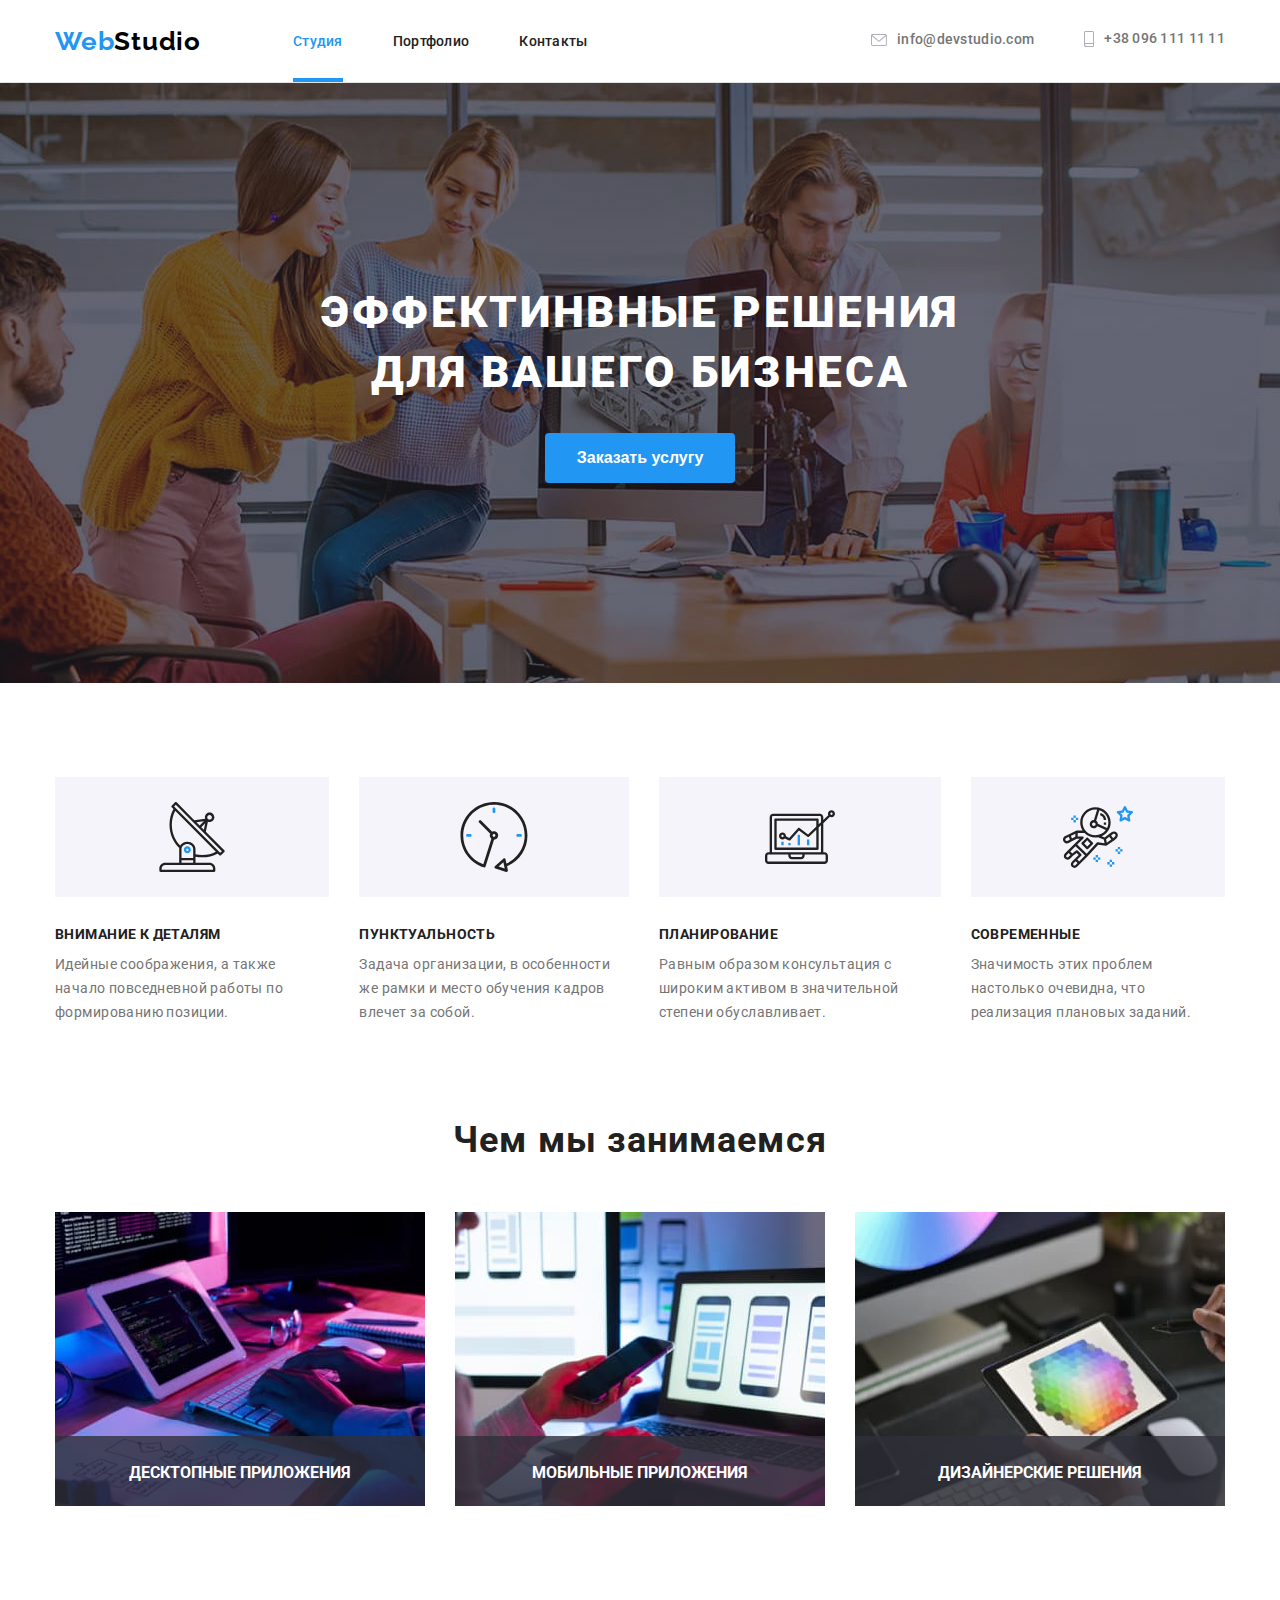
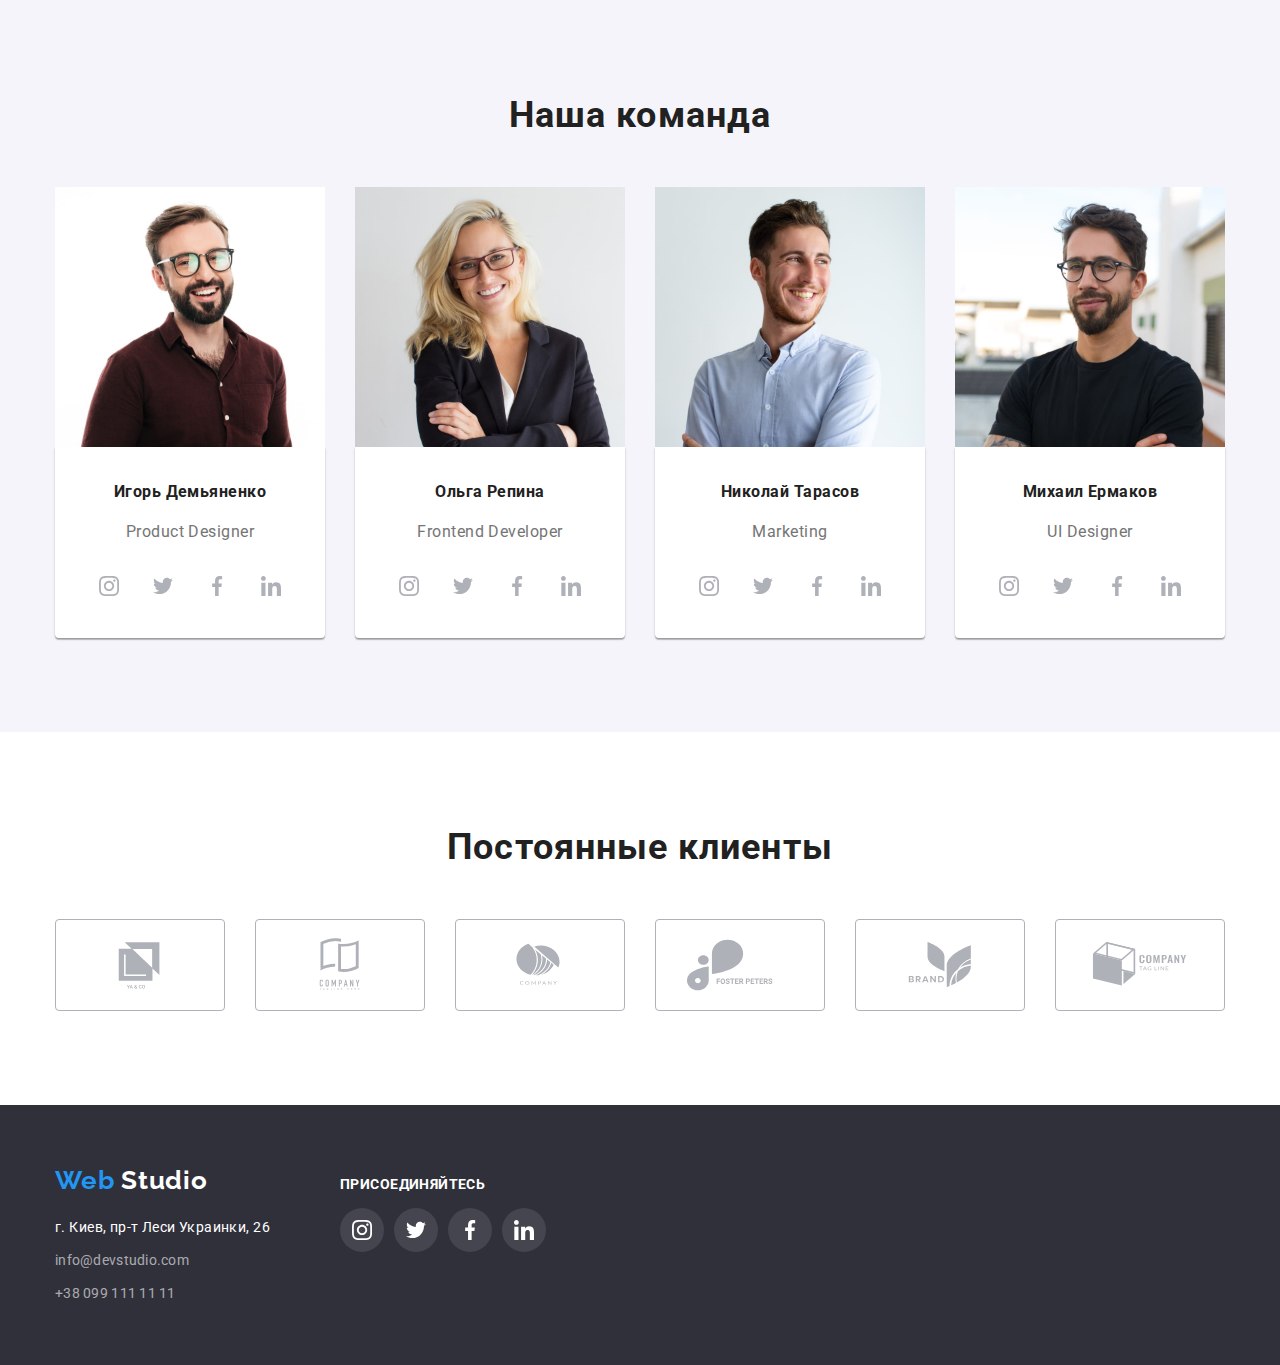
<file: index.html>
<!DOCTYPE html>
<html lang="en">
<head>
    <meta charset="UTF-8">
    <meta http-equiv="X-UA-Compatible" content="IE=edge">
    <meta name="viewport" content="width=device-width, initial-scale=1.0">
    <title>Document</title>

    <link rel="preconnect" href="https://fonts.gstatic.com"> 
    <link href="https://fonts.googleapis.com/css2?family=Raleway:wght@700&family=Roboto:wght@400;500;700;900&display=swap" rel="stylesheet">
    
    <link rel="stylesheet" href="https://cdnjs.cloudflare.com/ajax/libs/modern-normalize/1.0.0/modern-normalize.min.css" integrity="sha512-ISS7cAi1PEhQ8jnbJpJZMd29NlhNj4AWYyLOSp2CE/CsHxTCu+r+t0D2yoJudVrd0/8fTVPUVDzY5Tvli75u/g==" crossorigin="anonymous" referrerpolicy="no-referrer" />
    
    <link rel="stylesheet" href="./css/styles.css">

</head>

<body>

    <header class="header-section">

        <div class="container navigation">
      <nav class="nav-menu" >
    
      <a href="./index.html" class="logo"> <span>Web</span>Studio</a>
      
       <ul class="nav-list">
          <li class="nav-item">
              <a href="./index.html" class="link current" >Студия</a>
              </li>
          <li class="nav-item">
             <a href="./portfolio.html" class="link " >Портфолио</a> </li>
          <li class="nav-item">
             <a href="" class="link" >Контакты</a> 
          </li>
       </ul>
    </nav>
    <ul class="nav-contacts">
        <li class="item">
        <a class="button-mail" href="mailto:info@devstudio.com">
        <svg class="nav-icon-mail" width="16px" height="12px">
            <use href="./images/svg/symbol-defs.svg#icon-mail" ></use>
        </svg> 
        info@devstudio.com
        </a> 
    </li>
  
       <li class="item">
   
        <a class="button-tel" href="tel:+380961111111" >
            <svg class="nav-icon-tel" width="10px" height="16px">
                <use href="./images/svg/symbol-defs.svg#icon-tel"></use>
            </svg> 
            +38 096 111 11 11</a> 
    </li>
  </ul>
  
    
    </div>
    
    
    </header>
    <main>
        <!-- Герой -->
        <div class="overlay">
         <section class="bcg-hero">

           
            <div class="container">
               
             <div class=" all-hero">
          <h1 class="hero">ЭФФЕКТИНВНЫЕ РЕШЕНИЯ ДЛЯ ВАШЕГО БИЗНЕСА</h1>
          <button class="section-button" type="button" data-modal-open>Заказать услугу</button>
             </div>
          </div>
        
        </section>
         </div>
        <!-- Наши преимущества -->
        <section class="section">
            <div class="container">
            <!-- Невидимый заголовок -->
            
            <h2 class="visually-hidden">Наши преимущества</h2> 
            <ul class="advantages">
                <li class="item"> 
                     <div class="icon">
                    <svg class="advanteges-list" width="70px" height="70px">
                        <use href="./images/svg/symbol-defs.svg#icon-antenna"  ></use>
                    </svg>
                     </div>
                    <h3 class="titel-section">Внимание к деталям</h3>
                    <p class="text-section">Идейные соображения, а также начало повседневной работы по формированию позиции.</p>
                </li>

                <li class="item"> 

                    <div class="icon">
                    <svg class="advanteges-list" width="70px" height="70px">
                        <use href="./images/svg/symbol-defs.svg#icon-clock" ></use>
                    </svg>
                </div>
                    <h3 class="titel-section">Пунктуальность</h3>
                    <p class="text-section">Задача организации, в особенности же рамки и место обучения кадров влечет за собой.</p>
                </li>
                <li class="item">
                    <div class="icon">
                    <svg class="advanteges-list" width="70px" height="70px">
                        <use href="./images/svg/symbol-defs.svg#icon-diagram" ></use>
                    </svg>
                </div>
                    <h3 class="titel-section">Планирование</h3>
                    <p class="text-section">Равным образом консультация с широким активом в значительной степени обуславливает.</p>
                </li>
                <li class="item">
                    <div class="icon">
                    <svg class="advanteges-list" width="70px" height="70px">
                        <use href="./images/svg/symbol-defs.svg#icon-astronaut" ></use>
                    </svg>
                    </div>
                    <h3 class="titel-section">Современные</h3>
                    <p class="text-section">Значимость этих проблем настолько очевидна, что реализация плановых заданий.</p>
                </li>
            </ul>
        </div>
        </section>

        <!-- Чем мы занимаемся -->
        <section class="section-about">
            <div class="container">
            <h2>Чем мы занимаемся</h2>
            <ul class="flex-img">
                <li class="item">
                    <div class="about-overlay">
                        <p class="text-overlay">ДЕСКТОПНЫЕ ПРИЛОЖЕНИЯ</p>
                        <img src="./images/box-1.jpg" alt="руки на клавиатуре" width="370" height="294"/>
                       </div> 
                </li>

                <li class="item">
                    <div class="about-overlay">
                    <p class="text-overlay">МОБИЛЬНЫЕ ПРИЛОЖЕНИЯ</p>
                    <img src="./images/box-2.jpg" alt="телефон на фоне экрана" width="370" height="294"/>
                    </div>
                </li>
                     
                <li class="item">
                    <div class="about-overlay">
                    <p class="text-overlay">ДИЗАЙНЕРСКИЕ РЕШЕНИЯ</p>
                    <img src="./images/box-3.jpg" alt="выбор цвета на планшете" width="370" height="294"/>
                    </div>
                </li>
            </ul>
        </div>
        </section>
           
        <!-- Наша команда -->
        <section class="section team-bg">
            <div class="container">
            <h2>Наша команда</h2>
            <ul class="flex-team">
                <li class="item">
                    <img src="./images/team-1.jpg" alt="фото сотрудника" width="270" height="260"/>
                        <div class="team-container">
                    <h3 class="team-titel">Игорь Демьяненко</h3>
                    <p class="about-team">Product Designer</p> 
                   
                        <ul class="social">
                            <li class="item">
                                <a class="bg" href="">

                                <svg class="social-icon" width="20" height="20">
                                    <use href="./images/svg/symbol-defs.svg#icon-instagram" ></use>
                                </svg>
                            </a>
                            </li>
                            <li class="item">
                                <a class="bg" href="">
                                <svg class="social-icon" width="20" height="20" >
                                    
                                    <use href="./images/svg/symbol-defs.svg#icon-twitter" ></use>
                                </svg>
                                </a>
                            </li>
                            <li class="item">
                                <a class="bg" href="">
                                <svg class="social-icon" width="20" height="20">
                                    <use href="./images/svg/symbol-defs.svg#icon-facebook" ></use>
                                </svg>
                                </a>
                            </li>
                            <li class="item">
                                <a class="bg" href="">
                                <svg class="social-icon" width="20" height="20">
                                    <use href="./images/svg/symbol-defs.svg#icon-linkedin" ></use>
                                </svg>
                                 </a>
                            </li>
                        </ul>
                
                        </div>
                </li>

                <li class="item">
                    <img src="./images/team-2.jpg" alt="фото сотрудника" width="270" height="260"/>
                        <div class="team-container">
                    <h3 class="team-titel">Ольга Репина</h3>
                    <p class="about-team">Frontend Developer </p> 
                    <ul class="social">
                        <li class="item">
                            <a class="bg" href="">
                            <svg class="social-icon" width="20" height="20">
                                <use href="./images/svg/symbol-defs.svg#icon-instagram" ></use>
                            </svg>
                            </a>
                        </li>
                        <li class="item">
                            <a class="bg" href="">
                            <svg class="social-icon" width="20" height="20">
                                <use href="./images/svg/symbol-defs.svg#icon-twitter" ></use>
                            </svg>
                            </a>
                        </li>
                        <li class="item">
                            <a class="bg" href="">
                            <svg class="social-icon" width="20" height="20">
                                <use href="./images/svg/symbol-defs.svg#icon-facebook" ></use>
                            </svg>
                            </a>
                        </li>
                        <li class="item">
                            <a class="bg" href="">
                            <svg class="social-icon" width="20" height="20">
                                <use href="./images/svg/symbol-defs.svg#icon-linkedin" ></use>
                            </svg>
                            </a>
                        </li>
                    </ul>
                        
                            </div>
                     
                       
                </li>
                <li class="item">
                    <img src="./images/team-3.jpg" alt="фото сотрудника" width="270" height="260"/>
                        <div class="team-container">
                    <h3 class="team-titel">Николай Тарасов</h3>
                    <p class="about-team">Marketing</p> 
                    <ul class="social">
                        <li class="item">
                            <a class="bg" href="">
                            <svg class="social-icon" width="20" height="20">
                                <use href="./images/svg/symbol-defs.svg#icon-instagram" ></use>
                            </svg>
                        </a>
                        </li>
                        <li class="item">
                            <a class="bg" href="">
                            <svg class="social-icon" width="20" height="20">
                                <use href="./images/svg/symbol-defs.svg#icon-twitter" ></use>
                            </svg>
                            </a>
                        </li>
                        <li class="item">
                           <a class="bg" href="">
                            <svg class="social-icon" width="20" height="20">
                                <use href="./images/svg/symbol-defs.svg#icon-facebook" ></use>
                            </svg>
                            </a>
                        </li>
                        <li class="item">
                           <a class="bg" href="">
                            <svg class="social-icon" width="20" height="20">
                                <use href="./images/svg/symbol-defs.svg#icon-linkedin" ></use>
                            </svg>
                           </a>
                        </li>
                    </ul>
                        </div>    
                        
                </li>
                <li class="item">
                    <img src="./images/team-4.jpg" alt="фото сотрудника" width="270" height="260"/>
                        <div class="team-container">
                    <h3 class="team-titel">Михаил Ермаков</h3>
                    <p class="about-team">UI Designer</p>  
                    <ul class="social">
                        <li class="item">
                            <a class="bg" href="">
                            <svg class="social-icon" width="20" height="20">
                                <use href="./images/svg/symbol-defs.svg#icon-instagram" ></use>
                            </svg>
                            </a>
                        </li>
                        <li class="item">
                            <a class="bg" href="">
                            <svg class="social-icon" width="20" height="20">
                                <use href="./images/svg/symbol-defs.svg#icon-twitter" ></use>
                            </svg>
                        </a>
                        </li>
                        <li class="item">
                             <a class="bg" href="">
                            <svg class="social-icon" width="20" height="20">
                                <use href="./images/svg/symbol-defs.svg#icon-facebook" ></use>
                            </svg>
                            </a>
                        </li>
                        <li class="item">
                            <a class="bg" href="">
                            <svg class="social-icon" width="20" height="20">
                                <use href="./images/svg/symbol-defs.svg#icon-linkedin" ></use>
                            </svg>
                            </a>
                        </li>
                    </ul>
                        </div> 
                       
                </li>
            </ul>
            </div>
        </section>

<!-- ПОСТОЯННЫЕ КЛИЕНТЫ -->

        <section class="section">
            <div class="container">

            <h2 class="titel-our-clients">Постоянные клиенты</h2>
            <ul class="our-clients">
               <li class="item">
                   <a class="clients" href="">
                <svg class="client-x" width="106" height="60px">
                    <use  href="./images/svg/symbol-defs.svg#icon-client-1"></use>
                </svg>
                   </a>
               </li>
               <li class="item" >
                   <a class="clients"  href="">
                <svg class="client-x" width="106px" height="60px">
                    <use href="./images/svg/symbol-defs.svg#icon-client-2"></use>
                </svg>
                </a>
               </li>

               <li class="item">
                   <a class="clients"  href="">
                <svg class="client-x" width="106px" height="60px">
                    <use href="./images/svg/symbol-defs.svg#icon-client-3"></use>
                </svg> 
                </a>
               </li>
               <li class="item" >
                   <a class="clients"  href="">
              <svg class="client-x" width="106px" height="60px">
                    <use href="./images/svg/symbol-defs.svg#icon-client-4"></use>
                </svg>
            </a>
               </li>
               <li class="item" >
                   <a class="clients"  href="">
                <svg class="client-x" width="106px" height="60px">
                    <use href="./images/svg/symbol-defs.svg#icon-client-5" ></use>
                </svg>
                </a>
               </li>
               <li class="item" >
                   <a class="clients" href="">
                <svg class="client-x" width="106px" height="60px">
                    <use href="./images/svg/symbol-defs.svg#icon-client-6"></use>
                </svg>
                </a>
               </li>
            </ul>
            </div>

        </section>


    </main>
  
  
  <footer class="bcg-color">
      <div class="container-footer">
          <div class="footer-address">
    <a href="./index.html" class="logo-footer"> <span>Web</span> Studio</a>

    <address>г. Киев, пр-т Леси Украинки, 26</address>
   
    <ul>
        <li>
    <a href="mailto:info@devstudio.com" class="link mail">info@devstudio.com</a> 
        </li>
        <li>
    <a href="tel:+380991111111" class="link">+38 099 111 11 11</a> 
        </li>
    </ul>
  </div>

    <div class="footer-icon">
         <div class="footer-social ">
        <p class="footer-join">ПРИСОЕДИНЯЙТЕСЬ</p> 
       
            <ul class="social">
                <li class="item">
                    <a class="footer-bg" href="">

                    <svg class="footer-icon" width="20" height="20">
                        <use href="./images/svg/symbol-defs.svg#icon-instagram" ></use>
                    </svg>
                </a>
                </li>
                <li class="item">
                    <a class="footer-bg" href="">
                    <svg class="footer-icon" width="20" height="20" >
                        
                        <use href="./images/svg/symbol-defs.svg#icon-twitter" ></use>
                    </svg>
                    </a>
                </li>
                <li class="item">
                    <a class="footer-bg" href="">
                    <svg class="footer-icon" width="20" height="20">
                        <use href="./images/svg/symbol-defs.svg#icon-facebook" ></use>
                    </svg>
                    </a>
                </li>
                <li class="item">
                    <a class="footer-bg" href="">
                    <svg class="footer-icon" width="20" height="20">
                        <use href="./images/svg/symbol-defs.svg#icon-linkedin" ></use>
                    </svg>
                     </a>
                </li>
            </ul>
    </div>
            </div> 
         </div>

  </footer>

  <div class="backdrop is-hidden" data-modal>
      <div class="form">
          <button type="button" class="close-button" data-modal-close>
<svg class="size-close-btn" width="18" height="18">
    <use href="./images/svg/symbol-defs.svg#icon-close"  >

    </use>
</svg>
          </button>
      </div>
  </div>
  <script src="./js/modal.js"></script>
</body>
</html>
</file>
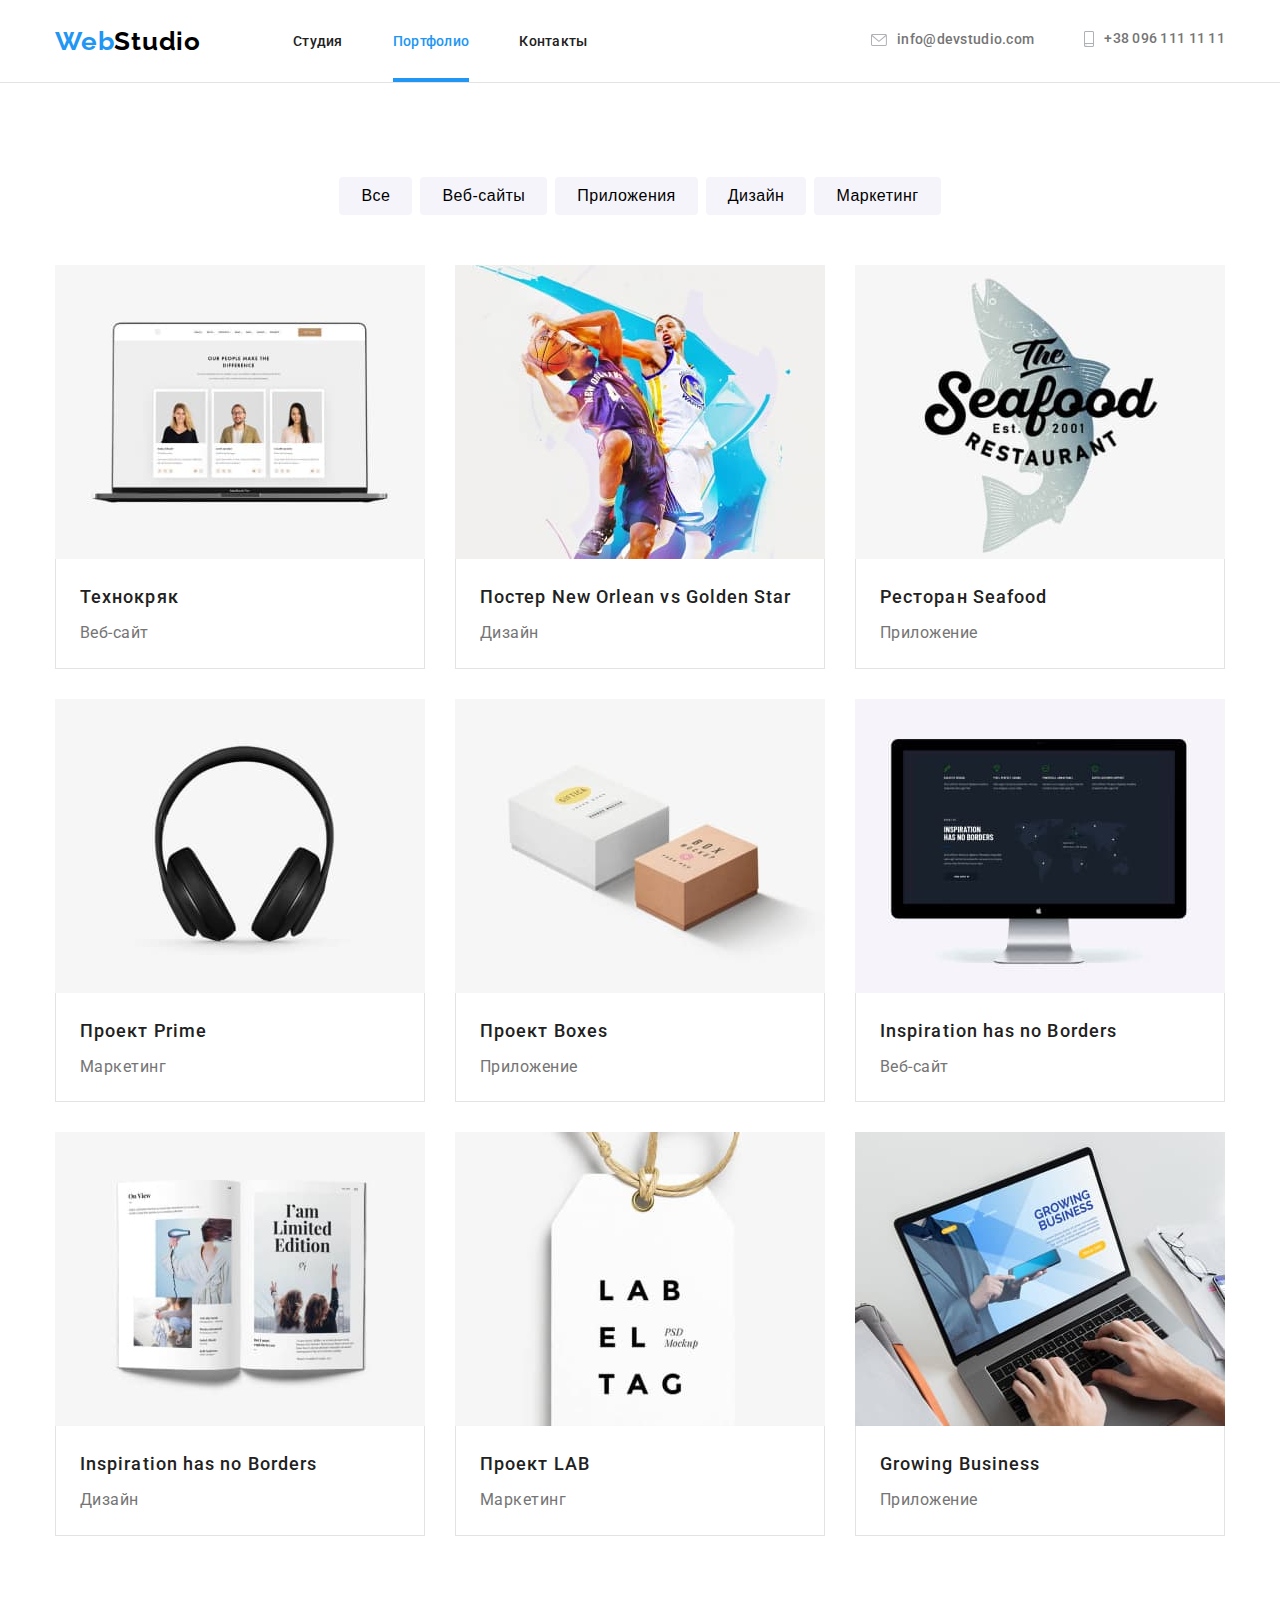
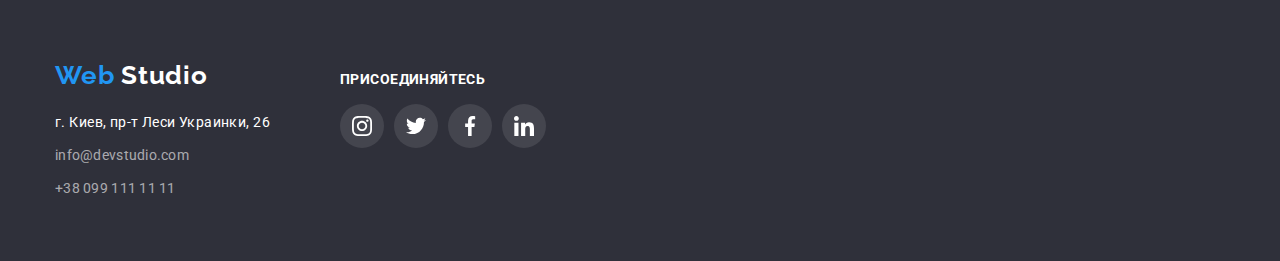
<file: portfolio.html>
<!DOCTYPE html>
<html lang="en">
    <head>
        <meta charset="UTF-8">
        <meta http-equiv="X-UA-Compatible" content="IE=edge">
        <meta name="viewport" content="width=device-width, initial-scale=1.0">
        <title>Document</title>
    
        <link rel="preconnect" href="https://fonts.gstatic.com"> 
        <link href="https://fonts.googleapis.com/css2?family=Raleway:wght@700&family=Roboto:wght@400;500;700;900&display=swap" rel="stylesheet">
        
        <link rel="stylesheet" href="https://cdnjs.cloudflare.com/ajax/libs/modern-normalize/1.0.0/modern-normalize.min.css" integrity="sha512-ISS7cAi1PEhQ8jnbJpJZMd29NlhNj4AWYyLOSp2CE/CsHxTCu+r+t0D2yoJudVrd0/8fTVPUVDzY5Tvli75u/g==" crossorigin="anonymous" referrerpolicy="no-referrer" />
        
        <link rel="stylesheet" href="./css/styles.css">
    
    </head>
    
    <body>

  <header class="header-section">

    <div class="container navigation">
  <nav class="nav-menu" >

  <a href="./index.html" class="logo"> <span>Web</span>Studio</a>
  
   <ul class="nav-list">
      <li class="nav-item">
          <a href="./index.html" class="link" >Студия</a>
          </li>
      <li class="nav-item">
         <a href="./portfolio.html" class="link current" >Портфолио</a> </li>
      <li class="nav-item">
         <a href="" class="link" >Контакты</a> 
      </li>
   </ul>
</nav>
      <ul class="nav-contacts">
      <li class="item">
      <a class="button-mail" href="mailto:info@devstudio.com">
      <svg class="nav-icon-mail" width="16px" height="12px">
          <use href="./images/svg/symbol-defs.svg#icon-mail" ></use>
      </svg> 
      info@devstudio.com
      </a> 
  </li>

     <li class="item">
 
      <a class="button-tel" href="tel:+380961111111" >
          <svg class="nav-icon-tel" width="10px" height="16px">
              <use href="./images/svg/symbol-defs.svg#icon-tel"></use>
          </svg> 
          +38 096 111 11 11</a> 
  </li>
</ul>

</div>

</header>

  

  <main> 
    <section class="section">

      <div class="container">

      <h1 class="visually-hidden">filters</h1>

      <ul class="filters-list">
          <li class="filters-item">
            <button type="button" class="filters"> Все </button>
          </li>
          <li class="filters-item">
            <button type="button" class="filters"> Веб-сайты </button>
          </li>
          <li class="filters-item">
            <button type="button" class="filters"> Приложения </button>
          </li>
          <li class="filters-item">
            <button type="button" class="filters"> Дизайн </button>
          </li>
          <li class="filters-item">
            <button type="button" class="filters"> Маркетинг </button>
          </li>
      </ul>
      
    
    <ul class="card-set">
        <li class="set-item"> 
            <div class="card-set-overlay">
            <img src="./images/portfolio/portf-1.jpg" alt="команда сотрудников" width="370" height="294"/>
            <p class="card-text-overlay">
                Технокряк это современная площадка распространения коронавируса. Компании используют эту платформу для цифрового шпионажа и атак на защищённые сервера конкурентов.
            </p>
            </div>
            <div class="border">
                
            <h2 class="titel-portfolio">Технокряк</h2>
            <p class="text-portfolio">Веб-сайт</p>
            </div>
        </li>
        
        <li class="set-item"> 
            <div class="card-set-overlay">
            <img src="./images/portfolio/portf-2.jpg" alt="два баскетболиста забрасывают мяч" width="370" height="294"/>
            <p class="card-text-overlay">
                Технокряк это современная площадка распространения коронавируса. Компании используют эту платформу для цифрового шпионажа и атак на защищённые сервера конкурентов.
            </p>
            </div>
            <div class="border">
            <h2 class="titel-portfolio">Постер New Orlean vs Golden Star</h2>
            <p class="text-portfolio">Дизайн</p>
            </div>
        </li>
        <li class="set-item"> 
<div class="card-set-overlay">
            <img src="./images/portfolio/portf-3.jpg" alt="надпись Seafood ресторан " width="370" height="294"/>
            <p class="card-text-overlay">
                Технокряк это современная площадка распространения коронавируса. Компании используют эту платформу для цифрового шпионажа и атак на защищённые сервера конкурентов.
            </p>
        </div>
            <div class="border">
            <h2 class="titel-portfolio">Ресторан Seafood</h2>
            <p class="text-portfolio">Приложение</p>
           </div>
        </li>
        <li class="set-item"> 
<div class="card-set-overlay">
            <img src="./images/portfolio/portf-4.jpg" alt="наушники" width="370" height="294"/>
           <p class="card-text-overlay">
                Технокряк это современная площадка распространения коронавируса. Компании используют эту платформу для цифрового шпионажа и атак на защищённые сервера конкурентов.
            </p>
        </div>
            <div class="border">
            <h2 class="titel-portfolio">Проект Prime</h2>
            <p class="text-portfolio">Маркетинг</p>
            </div>
        </li>
        <li class="set-item"> 
<div class="card-set-overlay">
            <img src="./images/portfolio/portf-5.jpg" alt="две коробки" width="370" height="294"/>
            <p class="card-text-overlay">
                Технокряк это современная площадка распространения коронавируса. Компании используют эту платформу для цифрового шпионажа и атак на защищённые сервера конкурентов.
            </p>
        </div>
            <div class="border">
            <h2 class="titel-portfolio">Проект Boxes</h2>
            <p class="text-portfolio">Приложение</p>
            </div>
        </li>
        <li class="set-item">
            <div class="card-set-overlay">
            <img src="./images/portfolio/portf-6.jpg" alt="экран монитора" width="370" height="294"/>
            <p class="card-text-overlay">
                Технокряк это современная площадка распространения коронавируса. Компании используют эту платформу для цифрового шпионажа и атак на защищённые сервера конкурентов.
            </p>
        </div>
            <div class="border">
            <h2 class="titel-portfolio">Inspiration has no Borders</h2>
            <p class="text-portfolio">Веб-сайт</p>
            </div>
        </li>
        <li class="set-item"> 
            <div class="card-set-overlay">
            <img src="./images/portfolio/portf-7.jpg" alt="развернутая книга" width="370" height="294"/>
             <p class="card-text-overlay">
                Технокряк это современная площадка распространения коронавируса. Компании используют эту платформу для цифрового шпионажа и атак на защищённые сервера конкурентов.
            </p>
        </div>
            
        <div class="border">
             <h2 class="titel-portfolio">Inspiration has no Borders</h2>
            <p class="text-portfolio">Дизайн</p>
            </div>
        </li>
        <li class="set-item"> 
            <div class="card-set-overlay">
            <img src="./images/portfolio/portf-8.jpg" alt="этикетка" width="370" height="294"/>
             <p class="card-text-overlay">
                Технокряк это современная площадка распространения коронавируса. Компании используют эту платформу для цифрового шпионажа и атак на защищённые сервера конкурентов.
            </p>
            </div>
            <div class="border">
            <h2 class="titel-portfolio">Проект LAB</h2>
            <p class="text-portfolio">Маркетинг</p>
            </div>
        </li>
        <li class="set-item"> 
            <div class="card-set-overlay">
            <img src="./images/portfolio/portf-9.jpg" alt="ноутбук" width="370" height="294"/>
             <p class="card-text-overlay">
                Технокряк это современная площадка распространения коронавируса. Компании используют эту платформу для цифрового шпионажа и атак на защищённые сервера конкурентов.
            </p>
            </div>
            <div class="border">
            <h2 class="titel-portfolio">Growing Business</h2>
            <p class="text-portfolio">Приложение</p>
            </div>
        </li>
    </ul> 
</div>

</section>

  </main>


  <footer class="bcg-color">
    <div class="container-footer">
        <div class="footer-address">
  <a href="./index.html" class="logo-footer"> <span>Web</span> Studio</a>

  <address>г. Киев, пр-т Леси Украинки, 26</address>
 
  <ul>
      <li>
  <a href="mailto:info@devstudio.com" class="link mail">info@devstudio.com</a> 
      </li>
      <li>
  <a href="tel:+380991111111" class="link">+38 099 111 11 11</a> 
      </li>
  </ul>
</div>

  <div class="footer-icon">
       <div class="footer-social ">
      <p class="footer-join">ПРИСОЕДИНЯЙТЕСЬ</p> 
     
          <ul class="social">
              <li class="item">
                  <a class="footer-bg" href="">

                  <svg class="footer-icon" width="20" height="20">
                      <use href="./images/svg/symbol-defs.svg#icon-instagram" ></use>
                  </svg>
              </a>
              </li>
              <li class="item">
                  <a class="footer-bg" href="">
                  <svg class="footer-icon" width="20" height="20" >
                      
                      <use href="./images/svg/symbol-defs.svg#icon-twitter" ></use>
                  </svg>
                  </a>
              </li>
              <li class="item">
                  <a class="footer-bg" href="">
                  <svg class="footer-icon" width="20" height="20">
                      <use href="./images/svg/symbol-defs.svg#icon-facebook" ></use>
                  </svg>
                  </a>
              </li>
              <li class="item">
                  <a class="footer-bg" href="">
                  <svg class="footer-icon" width="20" height="20">
                      <use href="./images/svg/symbol-defs.svg#icon-linkedin" ></use>
                  </svg>
                   </a>
              </li>
          </ul>
  </div>
          </div> 
       </div>

</footer>
</body>
</html>
</file>
<file: css/styles.css>
/* цвет основного текста #212121 */

/* цвет вторичный текста #757575 */
/* белый #FFFFFF  */
/* акцент #2196F3 */
/* первичный цвет фона #E5E5E5; */
/* вторичный цвет фона #F5F4FA;  */
html {
    box-sizing: border-box;
}

*,
*::before,
*::after {
    box-sizing: inherit;
}

.visually-hidden {
    position: absolute !important;
    clip: rect(1px 1px 1px 1px);
    clip: rect(1px, 1px, 1px, 1px);
    padding: 0 !important;
    border: 0 !important;
    height: 1px !important;
    width: 1px !important;
    overflow: hidden;
  }


:root {
    --primary-text-color: #212121;
    --secondary-text-color: #757575;
    --accent-color: #2196F3;
    --primary-background-color: #E5E5E5;
    --grid-item: 3;
  }



body {
        /* background-color: #FFFFFF; */
        margin: 0;
      
        font-family: Roboto, sans-serif;
        font-style: normal;
        font-weight: 700;
        color: #212121;
    }

h1,
h2,
h3,
h4,
h5,
h6,
p {
	margin: 0;
}

ul {
    list-style: none;
    padding-left: 0;
    margin: 0;
    
}

img {
    display: block;
    max-width: 100%;
    height: auto;
  }

  p:last-child {
    margin-bottom: 0;
 }

.container {
            width: 1200px;
            margin-left: auto;
            margin-right: auto;
            padding-left: 15px;
            padding-right: 15px;
     
        
        }
        
 .section {
     padding-top: 94px;
     padding-bottom: 94px;
   
 }                

/***** HEADER ******/
.header-section {
    display: flex;
    align-items: center;
    justify-content: space-between;
    background: #FFFFFF; 
    border-bottom: 1px solid rgba(117, 117, 117, 0.2);

}

.logo {
    font-family: Raleway;
    font-size: 26px;
    line-height: 1.2;
    letter-spacing: 0.03em;
    text-decoration: none;
    margin-right: 92px;
    padding-top: 24px;
    padding-bottom: 24px; 
    color: #000000;

}
.logo >span, 
.logo-footer >span {
    color: var(--accent-color);
}

/****** НАВИГАЦИЯ ******/
.navigation {
    display: flex;
    align-items: center;
    
}
.nav-menu{
    display: flex;
    align-items: center;
}
.nav-list {
        display: flex; 

}
.nav-list .link.current::after {
    content: "";
    position: absolute;
    display: block;
    width: 100%;
     height: 4px;
     bottom:0;
    background-color: #2196F3;
   
}

.nav-item:not(:last-child) {
    margin-right: 50px;
}

.nav-list .link {
    display: inline-block;
    position: relative;
    font-weight: 500;
    font-size: 14px;
    line-height: 1.3;
    letter-spacing: 0.02em;
    color: var(--primary-text-color);
    text-decoration: none; 
    padding-top: 32px;
    padding-bottom: 32px; 
    transition: color 250ms linear;
  
}

.nav-list .link:hover,
.nav-list .link:focus {
    color: var(--accent-color);
    
}


.nav-list .link.current {
    color: var(--accent-color);
}

/* Контакты навигации */


.nav-contacts {
    display: flex;
    margin-left: auto;

}

.nav-contacts.item {
    display: flex;
    align-items: center;
}
.nav-contacts .item + .item {
    margin-left: 50px;
    
}

.nav-icon-mail,
.nav-icon-tel {
    margin-right: 10px;
    fill:#AFB1B8;
    
}


.button-mail,
.button-tel {
      display: inline-flex;
      align-items: center;
      text-decoration: none;
      font-weight: 500;
      font-size: 14px;
      line-height: 1.14;
      letter-spacing: 0.02em;
      cursor: pointer;
      
      color: var(--secondary-text-color);
      transition: color 250ms linear;
  }
  
  
 .button-mail:hover,
 .button-mail:focus {
    color: var(--accent-color);
  
 }

 

 .button-tel:hover,
 .button-tel:focus {
     color: var(--accent-color);
    
 }

 .button-mail:hover .nav-icon-mail,
 .button-mail:focus .nav-icon-mail {
     fill: var(--accent-color);
    
 }

 .button-tel:hover .nav-icon-tel,
 .button-tel:focus .nav-icon-tel {
    fill: var(--accent-color);
    
}


 /* ГЕРОЙ*/

 .overlay {
    max-width: 1600px;
    height: 600px;
    margin-left: auto;
    margin-right: auto;
    background-image: linear-gradient(
        rgba(47, 48, 58, 0.4),
        rgba(47, 48, 58, 0.4)
      ), url(../images/hero.jpg);
    background-color: #C4C4C4;

    background-repeat: no-repeat;
    background-position: center;
    background-size: cover;

 }

 .bcg-hero{
    text-align: center;
    padding-top: 200px;
    padding-bottom: 200px; 

 }

 .hero{ 
    font-weight: 900;
    font-size: 44px;
    line-height: 1.36;
    letter-spacing: 0.06em; 
    width: 682px;
    
    margin: auto; 

    color: #FFFFFF;
 }


 .section-button {
    background-color: var(--accent-color);
    margin-top: 30px;
    cursor: pointer;
    
    font-weight: 700;
    font-size: 16px;
    line-height: 1.9;   
  
    padding: 10px 32px;
    border-radius: 4px;
    border: none;        

    color: #FFFFFF;
 }

 .section-button:hover {
     background-color: #188CE8;
 }


 /****** НАШИ ПРЕИМУЩЕСТВА ******/
   .advantages {
       display: flex;
       padding: 0;
       list-style: none;

   }

   .advantages .item { 
       display: block;
    
   }
   .advantages .item:not(:last-child)  {
    margin-right: 30px;
   }

   
  .advantages .icon {
    background-color: #F5F4FA;
    height: 120px;
    display: flex;
    align-items: center;
    justify-content: center;
  }


  .advanteges-list {
   
      width: 70px;
      height: 70px;
  }
  
.titel-section {
    font-size: 14px;
    line-height: 1.14;
    letter-spacing: 0.03em;
    text-transform: uppercase;
    margin-bottom: 10px;
    margin-top: 30px;
}
.text-section {
    font-weight: 400;
    font-size: 14px;
    line-height: 1.7;
    letter-spacing: 0.03em;
    color: var(--secondary-text-color);
}

/* ЧЕМ МЫ ЗАНИМАЕМСЯ  */
 h2 {
    font-size: 36px;
    line-height: 1.2;
    text-align: center;
    letter-spacing: 0.03em;
}

.section-about{
    padding-top: o;
    padding-bottom: 94px;
}
.flex-img {
        display: flex;
        margin-top: 50px;
    }

    .flex-img .item:not(:last-child) {
        margin-right: 30px;
       }

.about-overlay {
    position: relative;
    overflow: hidden;
}

.text-overlay{
 position: absolute;
 width: 100%;
 height: 70px;
 bottom:0;
 padding-top: 27px;
 padding-bottom: 27px;
 text-align: center;
 color: #FFFFFF;
 background-color: rgba(47, 48, 58, 0.8);

}



/* НАША КОМАНДА*/

.team-bg{
    background-color: #F5F4FA;
    margin-left: auto;
    margin-right: auto;
}

.flex-team{
    display: flex;
    margin-top: 50px;
    
}

.flex-team .item{
    background-color: #fff;
}
.flex-team .item:not(:last-child) {
    margin-right: 30px;
}

.team-container{
    padding: 30px 32px;
    box-shadow: 0px 1px 3px rgba(0, 0, 0, 0.12), 0px 1px 1px rgba(0, 0, 0, 0.14), 0px 2px 1px rgba(0, 0, 0, 0.2);
    border-radius: 0px 0px 4px 4px;
   
}
.team-titel {
    font-size: 16px;
    line-height: 1.9;
    letter-spacing: 0.03em;
   
    text-align: center; 
}

.about-team {
    font-weight: 400;
    font-size: 16px;
    line-height: 1.9;
    text-align: center;
    letter-spacing: 0.03em;
    margin-top: 10px;
 
    color: var(--secondary-text-color);
}


.social {
    display: flex;
    margin-top: 16px;  
}
.social .item:not(:last-child){
    margin-right: 10px;
}

.bg{
    display: flex;
    justify-content: center;
    align-items: center;
    border-radius: 50%;
    width: 44px;
    height: 44px;
   background-color: #fff;
   transition: background-color 250ms linear;
  
}

.bg:hover, 
.bg:focus {
    background-color: var(--accent-color);
    
   
}
 
.social-icon {
    fill:#AFB1B8; 
    
}

.bg:hover .social-icon,
.bg:focus .social-icon {
    fill: #fff;
    
}


  
  


/* <!-- ПОСТОЯННЫЕ КЛИЕНТЫ --> */

.our-clients{
    display: flex;

}
.titel-our-clients {
    margin-bottom: 50px;
}

.our-clients .item:not(:last-child) {
    margin-right: 30px; 

}

.clients{
    display: flex;
    justify-content: center;
    align-items: center; 
    width: 170px;
    height: 92px;

    border: 1px solid #AFB1B8;
    border-radius: 4px;
    transition: border 250ms linear;
    
}


.client-x{
    fill:#AFB1B8;
    transition: all 250ms linear;
}

.clients:hover,
.clients:focus {
    border: 1px solid #2196F3;   
    
}



.clients:hover .client-x,
.clients:focus .client-x {
    fill: var(--accent-color);
 
}





/* footer */
.bcg-color {
    background-color: #2F303A;
    padding-top: 60px;
    padding-bottom: 60px;
}
.container-footer{
    display: flex;
    width: 1200px;
    margin-left: auto;
    margin-right: auto;
    padding-left: 15px;
    padding-right: 15px;
   align-items: baseline;
 
}


.logo-footer {
    font-family: Raleway;
    font-size: 26px;
    line-height: 1.2;
    letter-spacing: 0.03em;
    text-decoration: none;
    color: #FFFFFF;

}

address {
    font-style: normal;
    font-weight: 400;
    font-size: 14px;
    line-height: 1.7;
    letter-spacing: 0.03em;
    color: #FFFFFF;
    margin-top: 20px;
    margin-bottom: 9px;
}

.bcg-color .link {
    /* от браузера наследует italic, поэтому указала нормал */
    font-weight: 400;   
    font-size: 14px;
    line-height: 1.7;
    letter-spacing: 0.02em;
    color: var(--primary-text-color);
    color: rgba(255, 255, 255, 0.6);
    text-decoration: none;
    display: inline-block;
   
}
.mail{
    margin-bottom: 9px;
}


footer .link:hover,
footer .link:focus {
    color: var(--accent-color);
    transition-duration: 250ms;
    transition-timing-function: cubic-bezier(0.4, 0, 0.2, 1);
}



.footer-join{
    width: 145px;
    font-weight: 700;
    font-size: 14px;
    line-height: 1.1;
    letter-spacing: 0.03em;
    color: #FFFFFF;
}

.footer-social {
    margin-left: 70px;
}

.footer-bg{
    display: flex;
    justify-content: center;
    align-items: center;
    border-radius: 50%;
    width: 44px;
    height: 44px;
    background: rgba(255, 255, 255, 0.1);
    transition: background-color 250ms linear;
}


.footer-bg:hover,
.footer-bg:focus {
    background-color: var(--accent-color);
   
}

.footer-icon {
    fill:#fff;  
    
}

/* ВСПЛЫВАЮЩЕЕ ОКНО(backdrop) */

.backdrop{
    position: fixed;
    top: 0;
    left: 0;
    width: 100vw;
    height: 100vh;
    background-color: rgba(0, 0, 0, 0.2);
    z-index: 1000;
    transition: opacity 250ms linear, visibility 250ms linear;
}

.form {
    position: absolute;
    width: 528px;
    min-height: 581px;
    top: 50%;
    left: 50%;
    transform: translate(-50%, -50%);

    
    background-color: #FFFFFF;
    box-shadow: 0px 1px 3px rgba(0, 0, 0, 0.12), 0px 1px 1px rgba(0, 0, 0, 0.14), 0px 2px 1px rgba(0, 0, 0, 0.2);
    border-radius: 4px;
}

.size-close-btn{
   
    display: flex;
    justify-content: center; 
    align-items: center;
    padding: 0;
    margin: 0;
   
}
.close-button{
    
    position: absolute;
    top: 8px;
    right: 8px;
    width: 30px;
    height: 30px;
    padding: 0;
    border-radius: 50%;
    background-color: transparent;
    box-shadow: 1px rgba(0, 0, 0, 0.2);
    cursor: pointer;
   border: none;
}

.is-hidden {
    visibility: hidden;
    opacity: 0;
    pointer-events: none;
}


/* Portfolio */

/* Фильтер */

.filters{
    font-weight: 500;
    font-size: 16px;
    line-height: 1.6;
    letter-spacing: 0.03em;
    cursor: pointer;
    padding: 6px 22px;
    text-align: center;
    border-radius: 4px;
    border: none;

    background-color: #F5F4FA;
    transition: background-color 250ms linear;
}


.filters:hover,
.filters:focus {
  background-color: var(--accent-color);
  color: #FFFFFF;
 
}

.filters-list {
    display: flex;
    justify-content: center;
    margin-bottom: 50px;
}


.filters-item {
  
    transition: box-shadow 250ms linear;
}
.filters-item:not(:last-child) {
    margin-right: 8px;
}

.filters-item:hover,
.filters-item:focus {
   box-shadow: 0px 4px 4px rgba(0, 0, 0, 0.25);
 
}

/* MAIN Portfolio */

.titel-portfolio {
    margin-bottom: 4px;
    font-weight: 500;
    font-size: 18px;
    line-height: 2.0;
    letter-spacing: 0.06em;
    text-align: left;

}

.text-portfolio {
    font-weight: 400;
    font-size: 16px;
    line-height: 1.8;
    letter-spacing: 0.03em;
    text-align: left;
   
    color: var(--secondary-text-color);
}


.card-set {
    display: flex;
    flex-wrap: wrap;
    margin-right: -30px;
    margin-bottom: -30px;

  }


  .set-item {
    flex-basis: calc((100% - 30px * var(--grid-item)) / var(--grid-item));
    margin-right: 30px;
    margin-bottom: 30px;
    transition: box-shadow 250ms linear;
  }
  .set-item:hover,
  .set-item:focus {
    box-shadow:0px 4px 4px rgba(0, 0, 0, 0.25);
  }

  .set-item:nth-child(3n) {
    margin-right: 0;
}

.set-item:nth-last-child(-n+3) {
    margin-bottom: 0;
}
 

.set-item .border {
    padding-top: 20px;
    padding-bottom: 20px;
    padding-left: 24px;

   
    border-right: 1px solid rgba(117, 117, 117, 0.2);
    border-bottom: 1px solid rgba(117, 117, 117, 0.2);
    border-left: 1px solid rgba(117, 117, 117, 0.2);
}

.card-set-overlay{
    position: relative;
    overflow: hidden;
  }

.card-text-overlay {
    position: absolute;
    top: 0;
    left: 0;
    width: 100%;
    height: 100%;
    /* overflow: auto; */
    transform: translateY(100%);
    padding: 63px 24px;
    font-weight: 400;
    font-size: 18px;
    line-height: 1.5;

    letter-spacing: 0.03em;

    color: #FFFFFF;
    background-color: rgba(33, 150, 243, 0.9);

    transition: transform 250ms linear;
}

.set-item:hover .card-text-overlay,
.set-item:focus .card-text-overlay {
    transform: translateY(0%);
}
</file>
